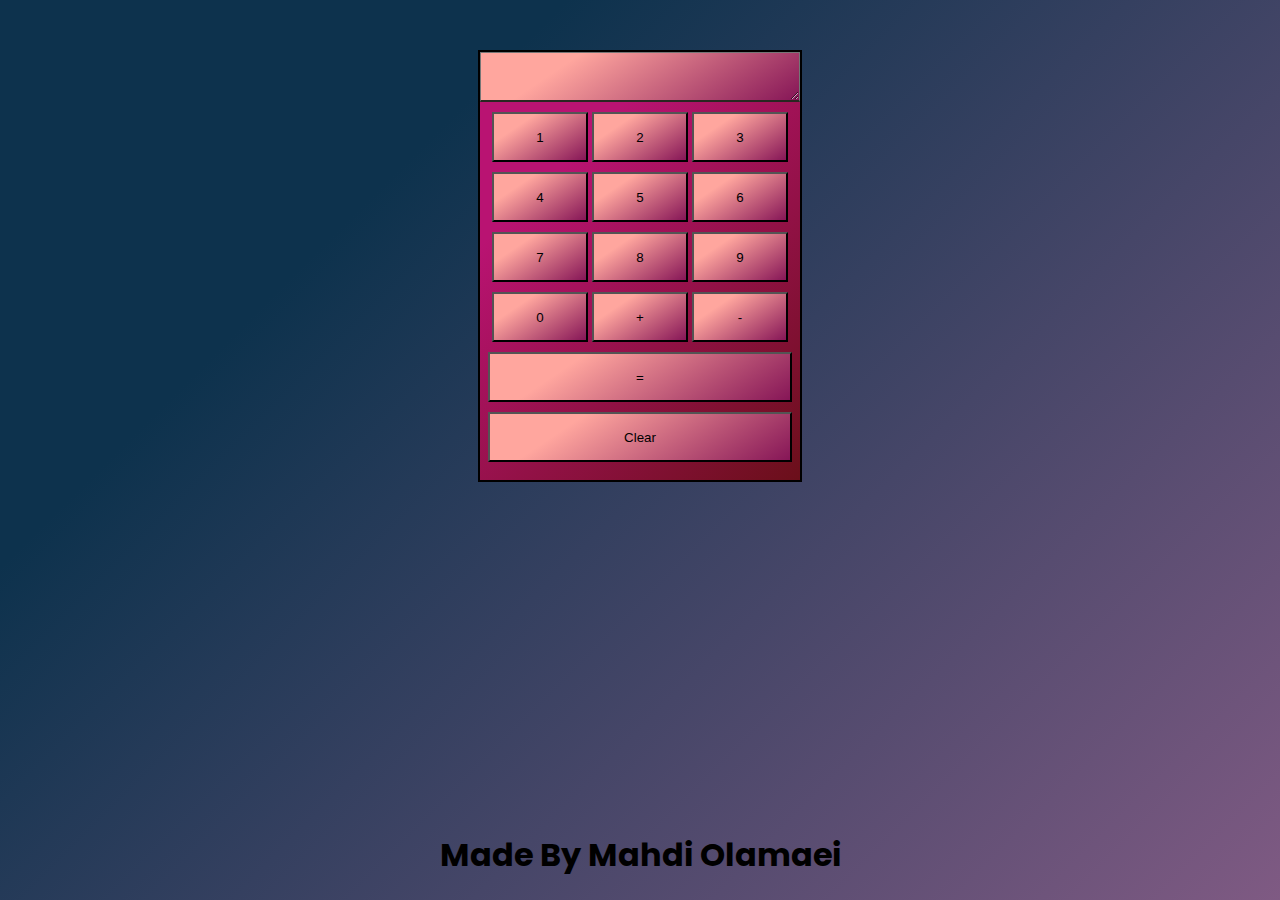
<file: Calculator App/index.html>
<html lang="en">

<head>
    <meta charset="UTF-8" />
    <meta name="viewport" content="width=device-width, initial-scale=1.0" />
    <title>Calculator App</title>
    <link rel="stylesheet" href="styles.css" />
    <script src="script.js" defer></script>
</head>

<body>
    <div class="container">
        <textarea name="" id="textArea" cols="1" rows="1"></textarea>
        <br />
        <center>
            <button class="numberBtn 1" onClick="addToTextArea(1)">1</button>
            <button class="numberBtn 2" onClick="addToTextArea(2)">2</button>
            <button class="numberBtn 3" onClick="addToTextArea(3)">3</button>
            <button class="numberBtn 4" onClick="addToTextArea(4)">4</button>
            <button class="numberBtn 5" onClick="addToTextArea(5)">5</button>
            <button class="numberBtn 6" onClick="addToTextArea(6)">6</button>
            <button class="numberBtn 7" onClick="addToTextArea(7)">7</button>
            <button class="numberBtn 8" onClick="addToTextArea(8)">8</button>
            <button class="numberBtn 9" onClick="addToTextArea(9)">9</button>

            <button class="numberBtn 0" onClick="addToTextArea(0)">0</button>
            <button class="operator plus" onClick="setOperator('+')">+</button>
            <button class="operator min" onClick="setOperator('-')">-</button>
        </center>

        <center>



            <button class="equalBtn" onClick="equalFunc()">=</button>
            <button class="ClearBtn" onClick="textArea.value = '';">Clear</button>
        </center>
    </div>
<center>
    <h1 class="footer">Made By Mahdi Olamaei</h1>
</center>
</body>

</html>
</file>
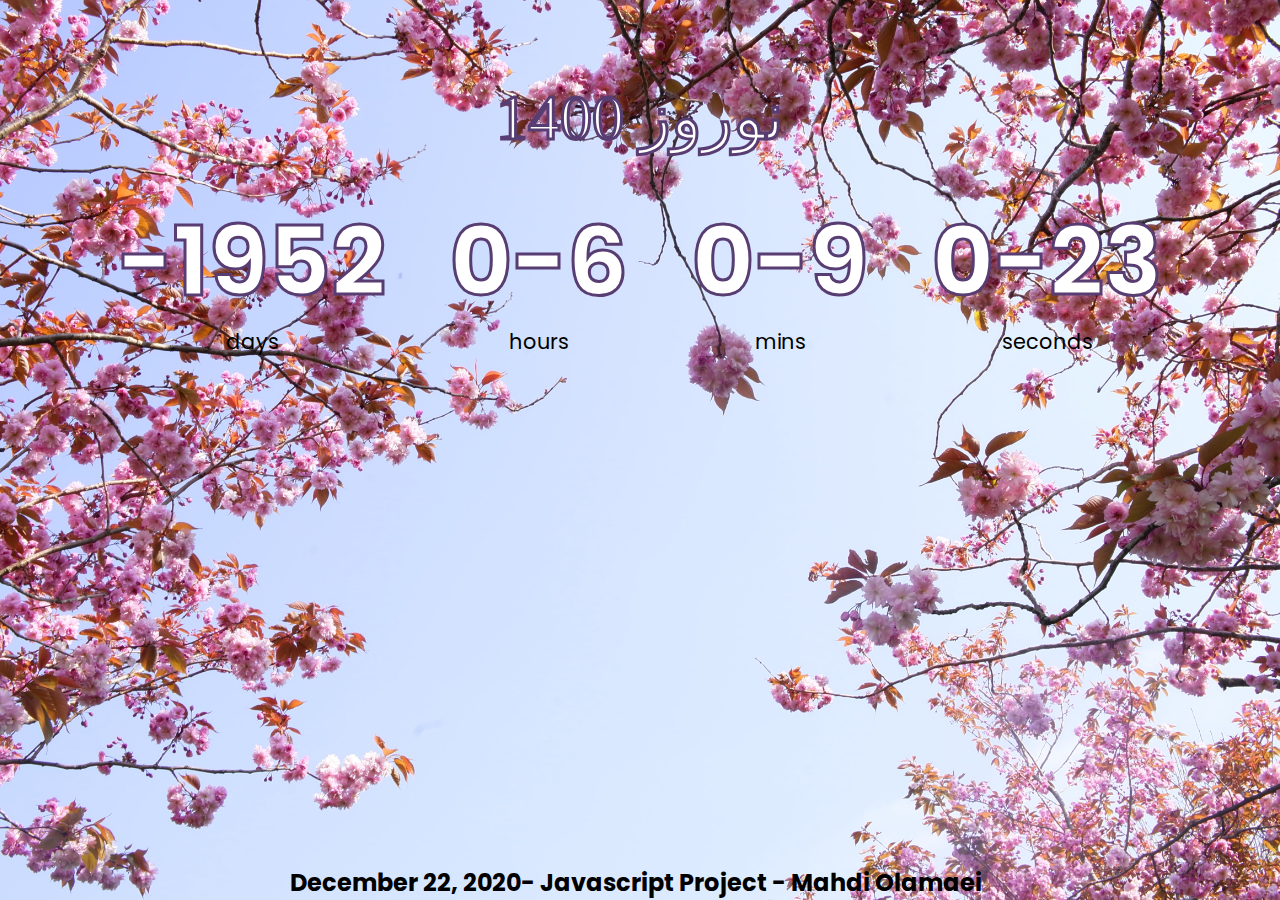
<file: Countdown/index.html>
<!DOCTYPE html>
<html lang="en">
    <head>
        <meta charset="UTF-8" />
        <meta name="viewport" content="width=device-width, initial-scale=1.0" />
        <title>Countdown Timer</title>
        <link rel="stylesheet" href="styles.css" />
        <script src="script.js" defer></script>
    </head>
    <body>
        <h1 style="font-family: Lalezar">نوروز 1400</h1>

        <div class="countdown-container">
            <div class="countdown-el days-c">
                <p class="big-text" id="days">0</p>
                <span>days</span>
            </div>
            <div class="countdown-el hours-c">
                <p class="big-text" id="hours">0</p>
                <span>hours</span>
            </div>
            <div class="countdown-el mins-c">
                <p class="big-text" id="mins">0</p>
                <span>mins</span>
            </div>
            <div class="countdown-el seconds-c">
                <p class="big-text" id="seconds">0</p>
                <span>seconds</span>
            </div>
        </div>
        <h2 class="footer">December 22, 2020- Javascript Project - Mahdi Olamaei</h2>
    </body>
</html>
</file>
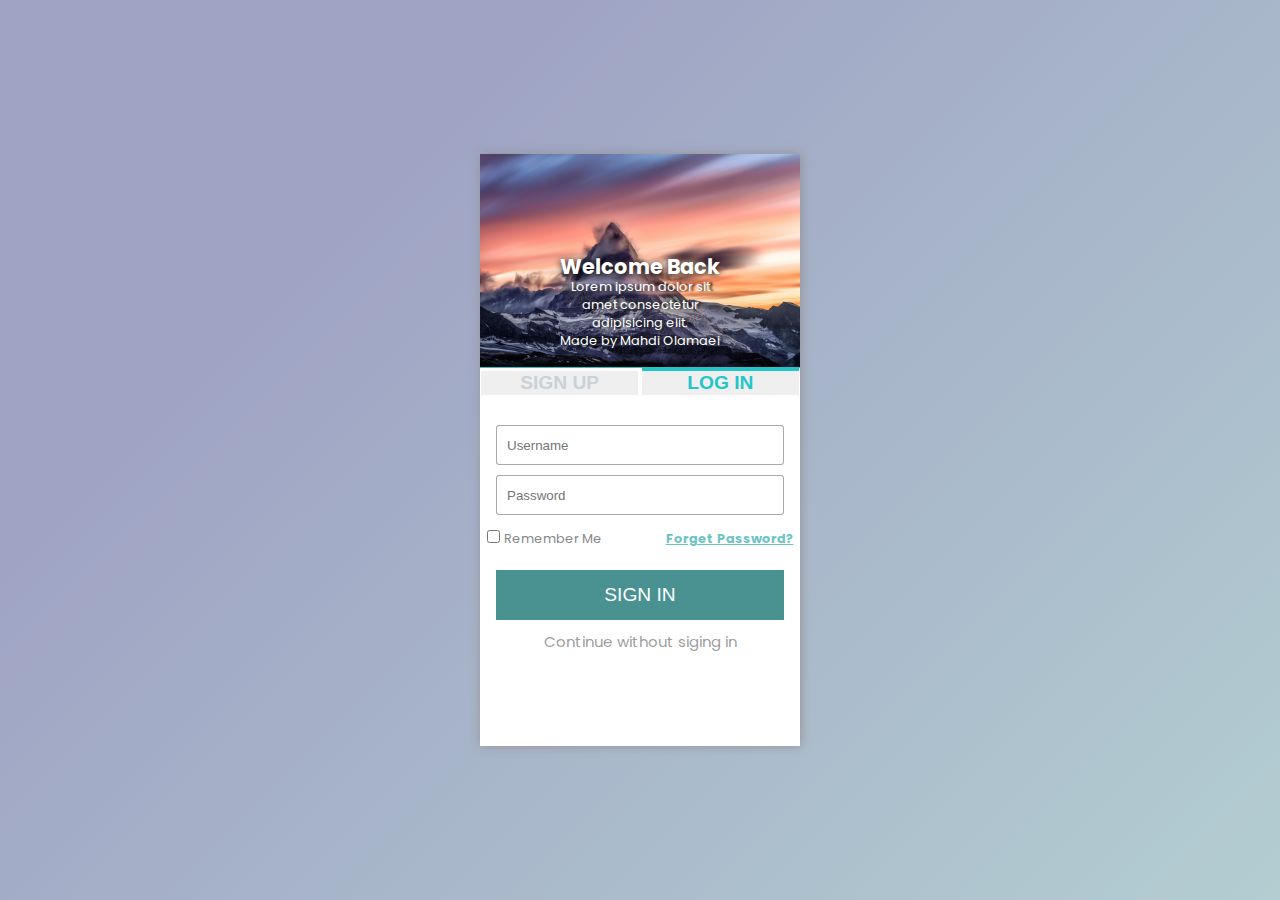
<file: Login Page/index.html>
<html lang="en">

<head>
    <meta charset="UTF-8" />
    <meta name="viewport" content="width=device-width, initial-scale=1.0" />
    <title>Login Form</title>
    <link rel="stylesheet" href="styles.css" />
    <script src="script.js" defer></script>
</head>

<body>
    <div class="container">
        <div class="image">
            <center>
                <p class="welcome">Welcome Back</p>
                <p class="text-image">
                    Lorem ipsum dolor sit amet consectetur adipisicing elit. <br> Made by Mahdi Olamaei
                </p>
            </center>
            <img src="res/mountain.jpg" alt="earth-image" class="earthImage" />
        </div>

        <div class="form" id="form">
            <button class="signupBtn " id="signUpBtn">SIGN UP</button>
            <button class="loginBtn active" id="loginBtn">LOG IN</button>
            <div class="inputs" id="inputs">
                
                <input type="text" id="username" name="username" placeholder="Username" class="userInput" />
                <input type="password" id="password" name="password" placeholder="Password" class="passInput" />
                <br>
                <div class="accInfo">
                    <input type="checkbox" id="remember" name="remember" class="rememberMe">
                    <label for="remember" class="rememberLabel">Remember Me</label>
                    <a href="" class="forgetPass">Forget Password?</a>
                </div>
                <div class="lastPart">
                    
                    <button class="signinBtn normalSign" id='signinConfirm' onClick="logIn()">SIGN IN</button>
                  
              

                    <a style="text-decoration: none;" href=""><p class="lastLine" > Continue without siging in</p></a>
                </div>
            </div>
        </div>
    </div>

    </div>
    </div>
</body>

</html>
</file>
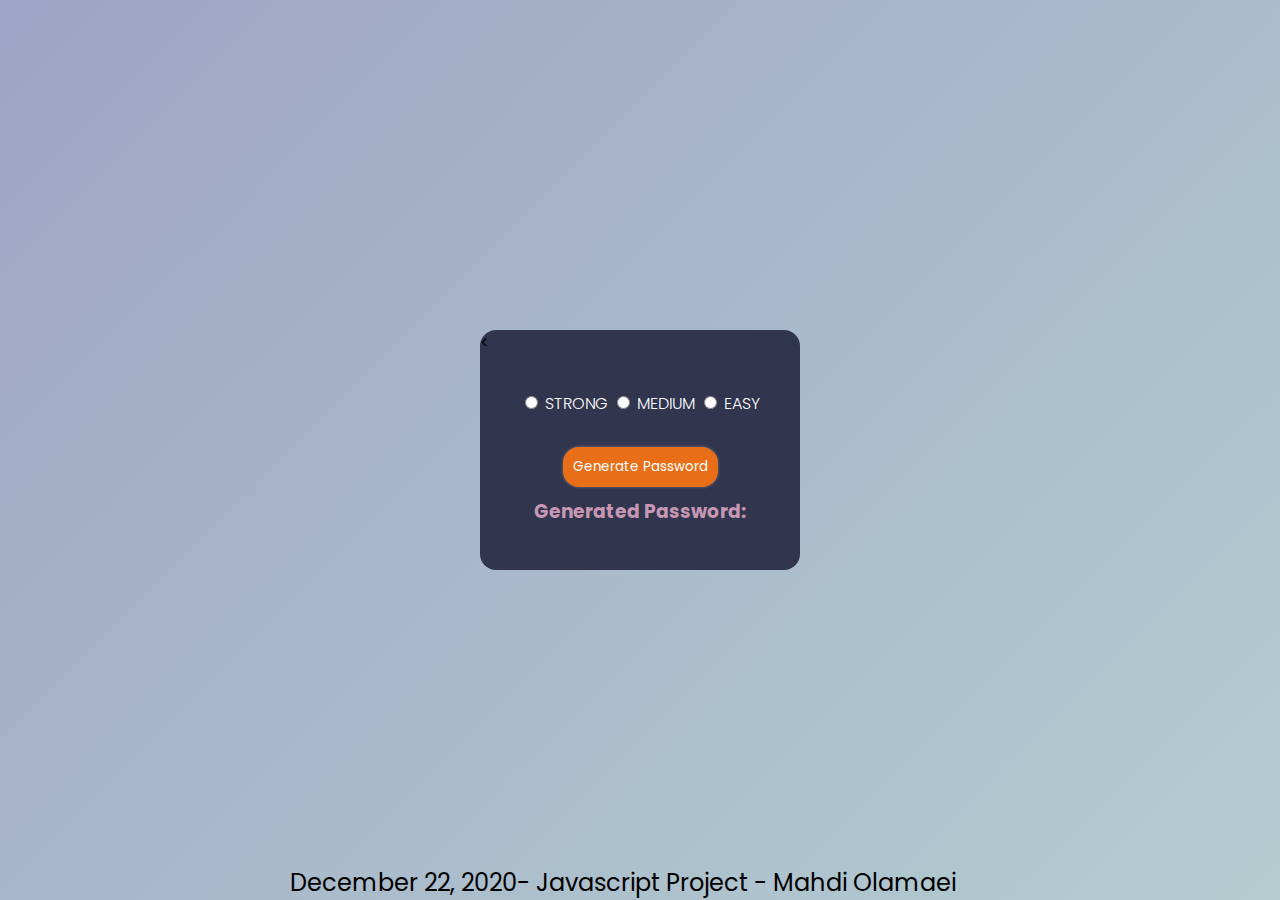
<file: Password Generator/index.html>
<html lang='en'>
<head>
    <meta charset='UTF-8'>
    <meta name='viewport' content='width=device-width, initial-scale=1.0'>
    <title>Password Generator</title>
    <link rel='stylesheet' href='styles.css'>
    
</head>
<body>
    <!-- TODO => CHOOSE BETWEEN STRONG , MEDIUM , EASY -->
    <div class="container">
        <
        <ul>
            <li class="first-li">
                <input onclick="onChoice()" type='radio' id='strong' name='level' class='level'>
                <label id='strong_text' for='strong'>STRONG</label>
            </li>
            <li>
                <input onclick="onChoice()" type='radio' id='medium' name='level' class='level'>
                <label id='medium_text' for='medium'>MEDIUM</label>
            </li>
            <li>
                <input onclick="onChoice()" type='radio' id='easy' name='level' class='level'>
                <label id='easy_text' for='easy'>EASY</label>
            </li>
           
        </ul>
        <center>
            
            <button id="genBtn">Generate Password</button>
            <h3 >Generated Password:</h3>
            <h2 class="hidden" id='result'></h2>
        </center>
        
        
    </div>
    
    <script src='script.js'></script>
    <script>
        function onChoice(){
        const result = document.getElementById("result");
        result.style.visibility='hidden'
    }
    </script>

    <h2 class="footer">December 22, 2020- Javascript Project - Mahdi Olamaei</h2>
</body>
</html>
</file>
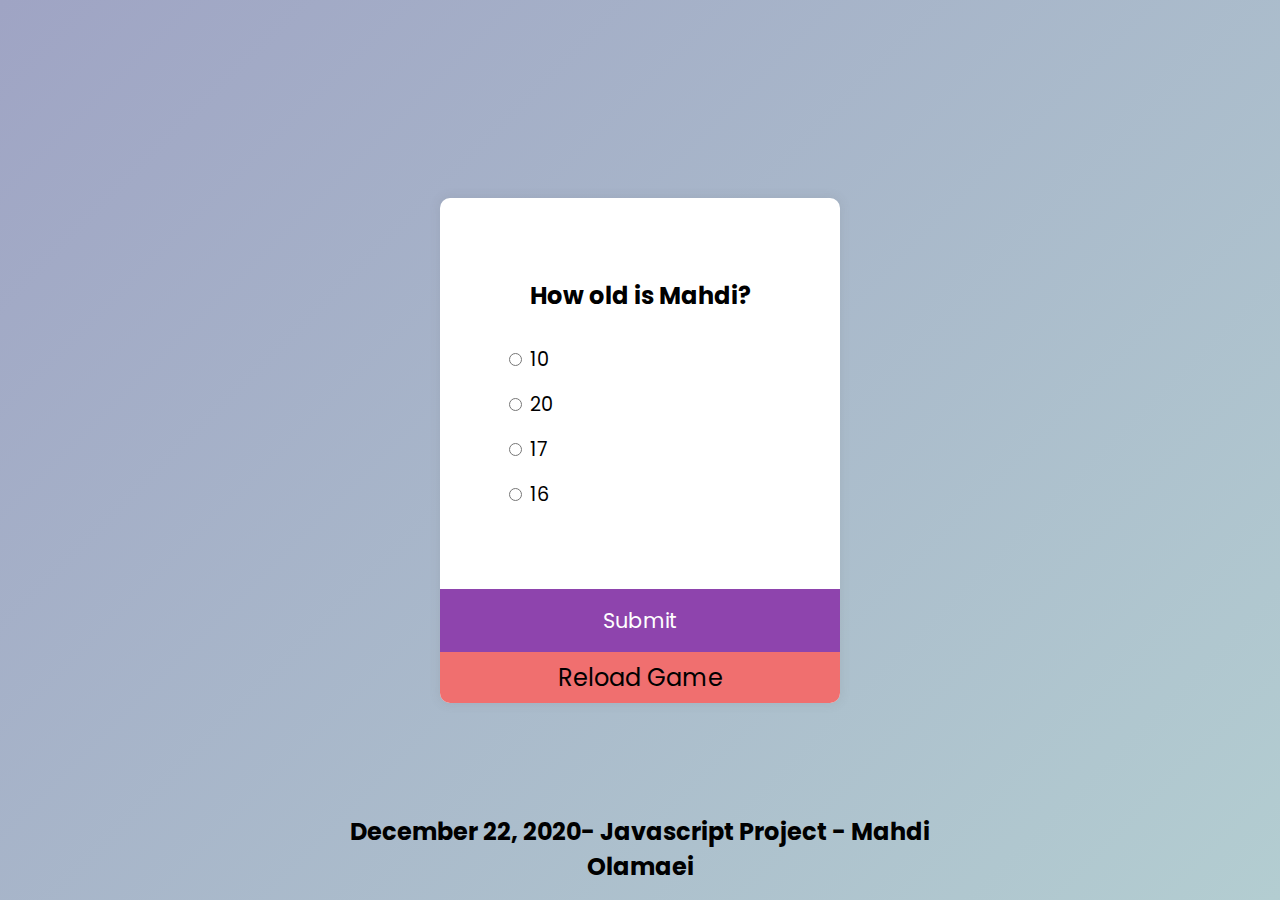
<file: Quiz App/index.html>
<html lang='en'>
<head>
    <meta charset='UTF-8'>
    <meta name='viewport' content='width=device-width, initial-scale=1.0'>
    <title>Quiz App</title>
    <link rel='stylesheet' href='./styles.css'>
    
</head>
<body>
    
    <div class='quiz-container' id='quiz'>
        <div class='quiz-header'>
            <h2 id='question'>Question Text</h2>
            <ul>
                <li>
                    <input type='radio' id='a' name='answer' class='answer'>
                    <label id='a_text' for='a'>Question</label>
                </li>
                <li>
                    <input type='radio' id='b' name='answer' class='answer'>
                    <label id='b_text' for='b'>Question</label>
                </li>
                <li>
                    <input type='radio' id='c' name='answer' class='answer'>
                    <label id='c_text' for='c'>Question</label>
                </li>
                <li>
                    <input type='radio' id='d' name='answer' class='answer'>
                    <label id='d_text' for='d'>Question</label>
                </li>
            </ul>
        </div>
        
        
        <button id='submit'>Submit</button>
        <button onclick='location.reload()' id='reload'>Reload Game</button>
    </div>
    <h2 class="footer">December 22, 2020- Javascript Project - Mahdi Olamaei</h2>
    <script src='./script.js'></script>
</body>
</html>
</file>
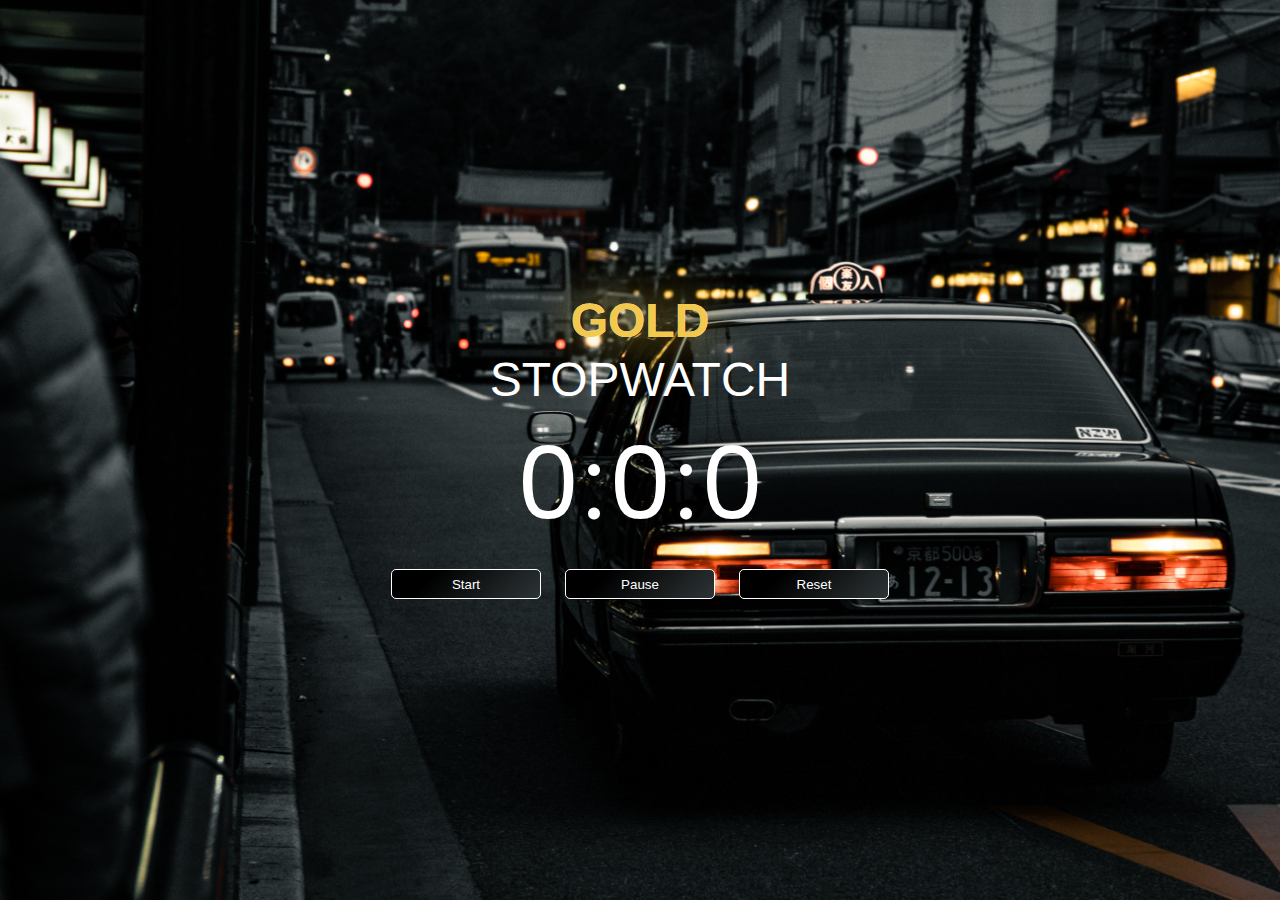
<file: StopWatch/index.html>
<html lang='en'>
<head>
    <meta charset='UTF-8'>
    <meta name='viewport' content='width=device-width, initial-scale=1.0'>
    <title>Stopwatch App</title>
    <link rel='stylesheet' href='styles.css'>
    <script src='script.js' defer></script>
</head>
<body>
   
   <div class="container">
       <center>
        <h1><span class="gold">GOLD</span> <br> STOPWATCH</h1>
        <p id="numbers"><p id="hour"></p> <p>:</p> <p id="minute"></p> <p>:</p> <p id="second"></p></p>
        <br>
        <button id='startBtn'>Start</button>
        <button id="pauseBtn">Pause</button>
        <button id="resetBtn">Reset</button>
    </center>
   </div>
    
</body>
</html>
</file>
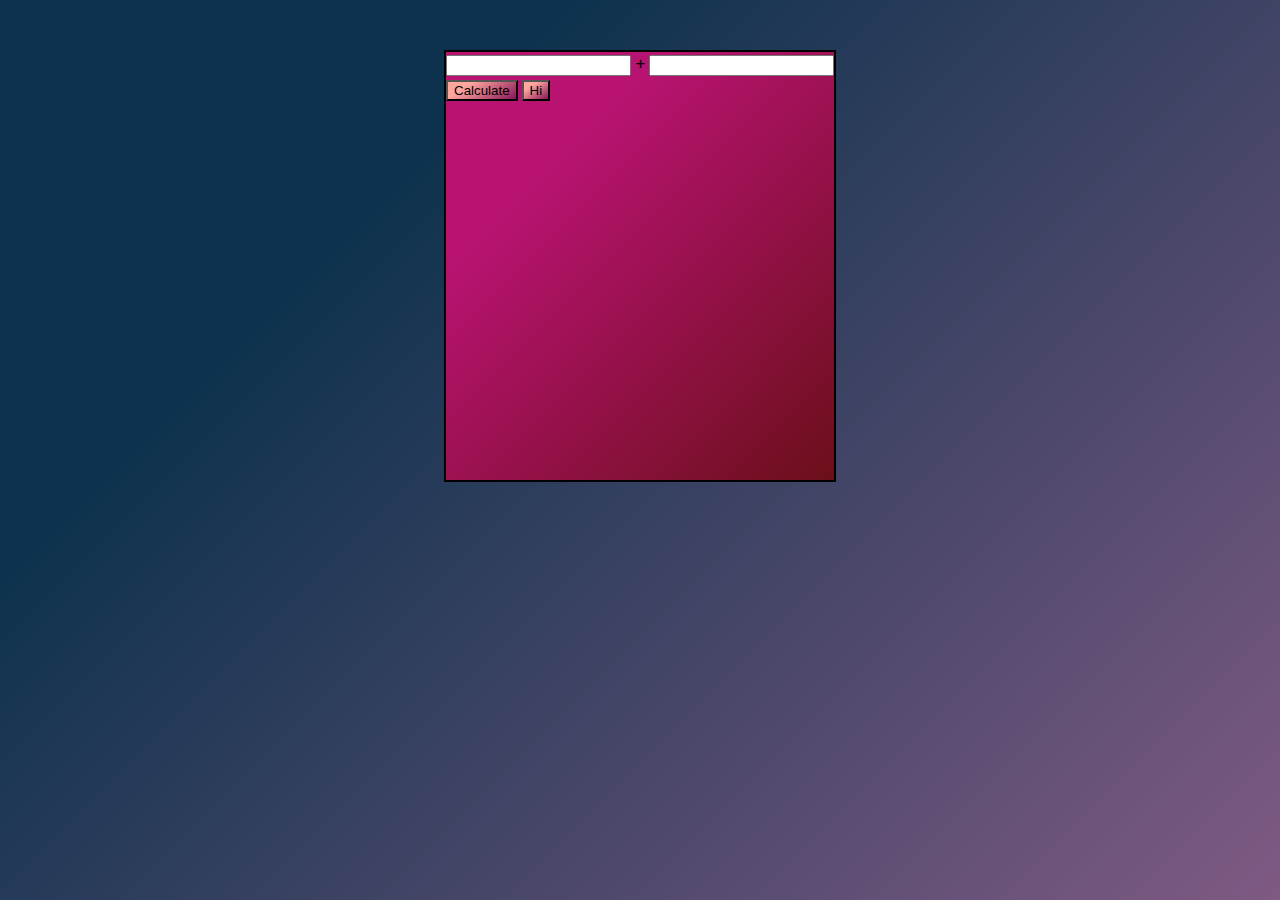
<file: Calculator App/sample.html>
<html lang="en">

<head>
    <meta charset="UTF-8" />
    <meta name="viewport" content="width=device-width, initial-scale=1.0" />
    <title>Calculator App</title>
    <link rel="stylesheet" href="styles.css" />
    <script src="./script.js" defer></script>
</head>

<body>
    <div class="container">
       
        <input type="number" name="firstNum" id="input1"  class="numInput num1" />
        <label for="firstNum" class="numLabel label1">+</label>

        <input  type="number" name="secondNum" id="input2"  class="numInput num2" />

        

        <label id="result" class="numLabel label3 hidden"></label>
        <br />
        <button id="submitBtn">Calculate</button>
        <button onClick="sayHello()">Hi</button>
    </div>
  
    
</body>

</html>
</file>
<file: Calculator App/styles.css>
@import url("https://fonts.googleapis.com/css?family=Poppins:wght@200;400;600;&display=swap");

* {
  box-sizing: border-box;
}

body {
  display: flex;
  background-color: #7f5a83;
  background-image: linear-gradient(315deg, #7f5a83 0%, #0d324d 74%);

  justify-content: center;
  font-family: "Poppins", sans-serif;
  margin: 0;
  min-height: 100vh;

  padding: 0;
}

.container {
  margin-top: 50px;
  background-color: #6b0f1a;
  background-image: linear-gradient(315deg, #6b0f1a 0%, #b91372 74%);

  border: 2px solid black;
  height: 27rem;
}

.container button {
  background-color: #861657;
  background-image: linear-gradient(326deg, #861657 0%, #ffa69e 74%);

  color: black;
}

#textArea {
  background-color: #861657;
  background-image: linear-gradient(326deg, #861657 0%, #ffa69e 74%);
  height: 50px;
  width: 20rem;
  border-bottom: 2px solid rgb(41, 39, 33);
  font-size: 2.3rem;
  font-family: "Poppins", sans-serif;
}
.equalBtn,
.clearBtn {
  width: 95%;
  margin-top: 10px;
  height: 50px;
  padding: 0;
}
.numberBtn,
.operator {
  padding: 0;
  margin-top: 10px;
  height: 50px;
  width: 30%;
  display: inline-block;
  flex-wrap: column;
}

.footer {
  position: absolute;
  bottom: 0;
 left: 0;
 right: 0;
  color: black;
 
}
</file>
<file: Countdown/styles.css>
@import url("https://fonts.googleapis.com/css2?family=Poppins:wght@200;400;600&display=swap");

* {
    box-sizing: border-box;
}
.footer {
    position: absolute;
    bottom: 0;
    width: 700px;
    color: black;
    margin: 0 auto;
}
body {
    background-image: url("./spring.jpg");
    background-size: cover;
    background-position: center center;
    display: flex;
    flex-direction: column;
    align-items: center;
    min-height: 100vh;
    font-family: "Poppins", sans-serif;
    margin: 0;
}

h1 {
    font-weight: normal;
    font-size: 4rem;
    margin-top: 5rem;
}

.countdown-container {
    display: flex;
    flex-wrap: wrap;
    justify-content: center;
}

.big-text {
    font-weight: bold;
    font-size: 6rem;
    line-height: 1;
    margin: 1rem 2rem;
}

.countdown-el {
    text-align: center;
}

.countdown-el span {
    font-size: 1.3rem;
}


h1 {
    color: #ffffff;
    -webkit-text-stroke: 3px #583d72;
    
}
p {
    color: #ffffff;
    -webkit-text-stroke: 3px #583d72;
    
}
</file>
<file: Login Page/styles.css>
@import url("https://fonts.googleapis.com/css?family=Poppins:wght@200;400;600;&display=swap");

/* 
colors:
#2D667D
#CAD1D7
#656370
#75828E
#6A6C6C
#969297
*/

* {
  box-sizing: border-box;
}

body {
  background-color: #b3cdd1;
  background-image: linear-gradient(315deg, #b3cdd1 0%, #9fa4c4 74%);

  display: flex;
  align-items: center;
  justify-content: center;
  font-family: "Poppins", sans-serif;
  margin: 0;
  min-height: 100vh;
}

.container {
  background-color: white;
  height: 37rem;
  width: 20rem;
  box-shadow: 1px 0px 10px #969297;
  position: relative;
  text-align: center;

  padding: 0;
  margin: 0;
}

.earthImage {
  width: 100%;
  height: auto;

  padding: 0;
  margin: 0;
}

.image p {
  position: absolute;
}
.welcome {
  margin: 0;

  text-align: center;
  font-size: 1.3rem;
  top: 7rem;
  font-weight: bold;
  color: white;
  border: none;
  text-shadow: 0px 1px 7px #000000;
  left: 50%;
  transform: translate(-50%, -50%);
}
.text-image {
  margin: 0;
  top: 10rem;
  color: white;
  font-size: 0.8rem;
  text-shadow: 3px 0px 2px #1e1f1f;
  left: 50%;
  transform: translate(-50%, -50%);
}

.form {
  display: block;
  border-top: 1px solid #22c6c8;
}

.form button {
  font-family: "Gill Sans", "Gill Sans MT", Calibri, "Trebuchet MS", sans-serif;

  font-size: 1.2rem;

 
  outline: none;
  margin-bottom: 30px;
}

.loginBtn {
    width: 49%;
  color: #cad1d7;
  margin-top: 0;
  display: inline-block;
  border: none;
  font-weight: bolder;
}

.signupBtn {
width: 49%;
  color: #cad1d7;
  display: inline-block;
  border: none;
  font-weight: bolder;
}

.active {
  border-top: 3px solid #22c6c8;
  color: #22c6c8;
}

.loginBtn:hover {
  color: #6dc4c5;
  
}
.signupBtn:hover {
  color: #6dc4c5;
  
}
.input {
  padding: 0;
  margin: 0;
  display: inline-block;
}
.userInput,
.passInput {
  padding: 0;
  margin: 0;
  padding-left: 10px;
  margin-bottom: 10px;
  width: 18rem;
  height: 2.5rem;
  border: 1px solid rgba(109, 109, 109, 0.582);
  border-radius: 0.2rem;
}

.rememberMe {
  padding: 0;
  margin: 0;
}

.rememberLabel {
  color: #85888b;

  font-size: 0.8rem;
}

.forgetPass {
  padding: 0;
  margin: 0;
  color: #6dc4c5;
  font-weight: bolder;
  margin-left: 60px;

  font-size: 0.8rem;
 
}
.normalSign {
   
    margin-top: 20px;
    background: #4a9192;
}
.signinBtn {
   

  height: 50px;

  width: 90%;
  
  
  border: 0;
  color: white;
  font-weight: normal;
}

.facebookSign {
    margin: 0;
    padding: 0;
   
    background: #4267B2;
}
.lastLine{
    margin: -20;
    color: rgba(151, 151, 151, 0.952);
    font-size: 15px;
    
}

.normalSign:active {
    margin-top: 19px;
    color: #22c6c8;
  }
  .facebookSign:active {
    color: #22c6c8;
    margin-top: 1;
  }
  .normalSign:hover {
    color: #6dc4c5;
    
  }
  .facebookSign:hover {
    color: #6dc4c5;
    
  }
</file>
<file: Password Generator/styles.css>
@import url('https://fonts.googleapis.com/css?family=Poppins:wght@200;400;600;&display=swap');


* {
    box-sizing: border-box;
}

body {
    background-color: #b3cdd1;
    background-image: linear-gradient(315deg,
     #b3cdd1 0%, #9fa4c4 100%);

    display: flex;
    align-items: center;
    justify-content: center;
    font-family: 'Poppins', sans-serif;
    margin: 0;
    min-height: 100vh;
    margin: 0;
    padding: 0;
    height: 100%;
}

.container {
    background-color: #31354e;
    width: 20rem;
    height: 15rem;
    border-radius: 1rem ;
    display: inline-block;
}

ul li {
    color: white;
    font-weight: 300;
    list-style-type: none;
    margin-top: 20px;
    
    display: inline-block;
}

#genBtn {
   padding: 10px;
   border-radius: 1rem;
   border: none;
   background-color: #E86F18;
   color: white;
   box-shadow: 0px 0px 3px #787988;
   font-family: 'Poppins', sans-serif;
   font-weight: normal;
   margin-top: 15px;
}

h2, h3 {
    color: white;
    font-weight: normal;
    margin: 0;
    margin-top: 10px;
}

h3 {
    border: none;
    
    color: rgb(199, 151, 180);
  
    font-family: 'Poppins', sans-serif;
    font-weight: bolder;
}

.hidden {
    /* ? [DIV].style.visibility='visible' */
    visibility: hidden;
   
}

.container ul li input, label  {
    cursor: pointer;
}

.footer {
    position: absolute;
    bottom: 0;
    width: 700px;
    color: black;
    margin: 0 auto;
}
</file>
<file: Quiz App/styles.css>
@import url('https://fonts.googleapis.com/css?family=Poppins:wght@200;400;600;&display=swap');


* {
    box-sizing: border-box;
}
.footer {
    position: absolute;
    bottom: 0;
    width: 700px;
    color: black;
    margin: 0 auto;
}
body {
    background-color: #b3cdd1;
    background-image: linear-gradient(315deg,
     #b3cdd1 0%, #9fa4c4 100%);

    display: flex;
    align-items: center;
    justify-content: center;
    font-family: 'Poppins', sans-serif;
    margin: 0;
    min-height: 100vh;
}

.quiz-container {
    background-color: white;
    border-radius: 10px;
    box-shadow: 0 0 10px 2px rgba(100, 100, 100, 0.1) ;
    width: 400px;
    overflow: hidden;
}

.quiz-header {
    padding: 4rem;
}

ul {
    list-style-type: none;
    padding:0;
}

h2{
    padding: 1rem;
    margin: 0;
    text-align: center;
}

ul li {
    font-size: 1.2rem;
    
    margin: 1rem 0;
}

ul li label {
    cursor: pointer;
}

button {
    background-color: #8e44ad;
    color: white;
    border: none;
    font-family: inherit;
    display: block;
    cursor: pointer;
    width: 100%;
    padding: 1rem;
    font-size: 1.3rem;
}

button:hover {
    background-color: #683380;
}

button:focus {
    background-color: #924eb1;
    outline: none;
}

#reload {
    background-color: #f06f6f;
    color: black;
    border: none;
    font-family: inherit;
    display: block;
    cursor: pointer;
   
    padding: 0.5rem;
    font-size: 1.5rem;
}
</file>
<file: StopWatch/styles.css>
@import url('https://fonts.googleapis.com/css?family=Poppins:wght@200;400;600;&display=swap');


* {
    box-sizing: border-box;
}

body {
    display: flex;
    align-items: center;
    justify-content: center;
    font-family: 'Poppins', sans-serif;
    margin: 0;
    min-height: 100vh;
    color: white;
    background-image: url('background.jpg');
    background-size: cover;
    background-repeat: no-repeat;
    padding: 0;
    margin: 0;
}

.container {
    padding: 0;
    margin: 0;
    display: inline;

}

p {
    padding: 0;
    margin: 0;
    font-size: 100px;
    color: white;
    display: inline;
  
}

.container button {
    width: 150px;
    height: 30px;
    border: 1px solid white;
    color: white;
    border-radius: 5px;
    margin: 10px;
    background-color: #2d3436;
    background-image: linear-gradient(315deg, #2d3436 0%, #000000 74%);
}
.container button:hover {
    background-color: #000000;
    background-image: linear-gradient(147deg, #000000 0%, #2c3e50 74%);
    
}


h1 {
    font-size: 48px;
    font-family: "Montserrat", sans-serif;
    font-weight: 200;
  
    text-align: center;
    line-height: 59px;
  
    padding: 0 64px;
    margin: 0;
  }

.gold {
    font-weight: 900;
  
    color: #f2c94c;
    text-shadow: 0 0 0px #fff, 0 0 50px #f2c94c;
  }
</file>
